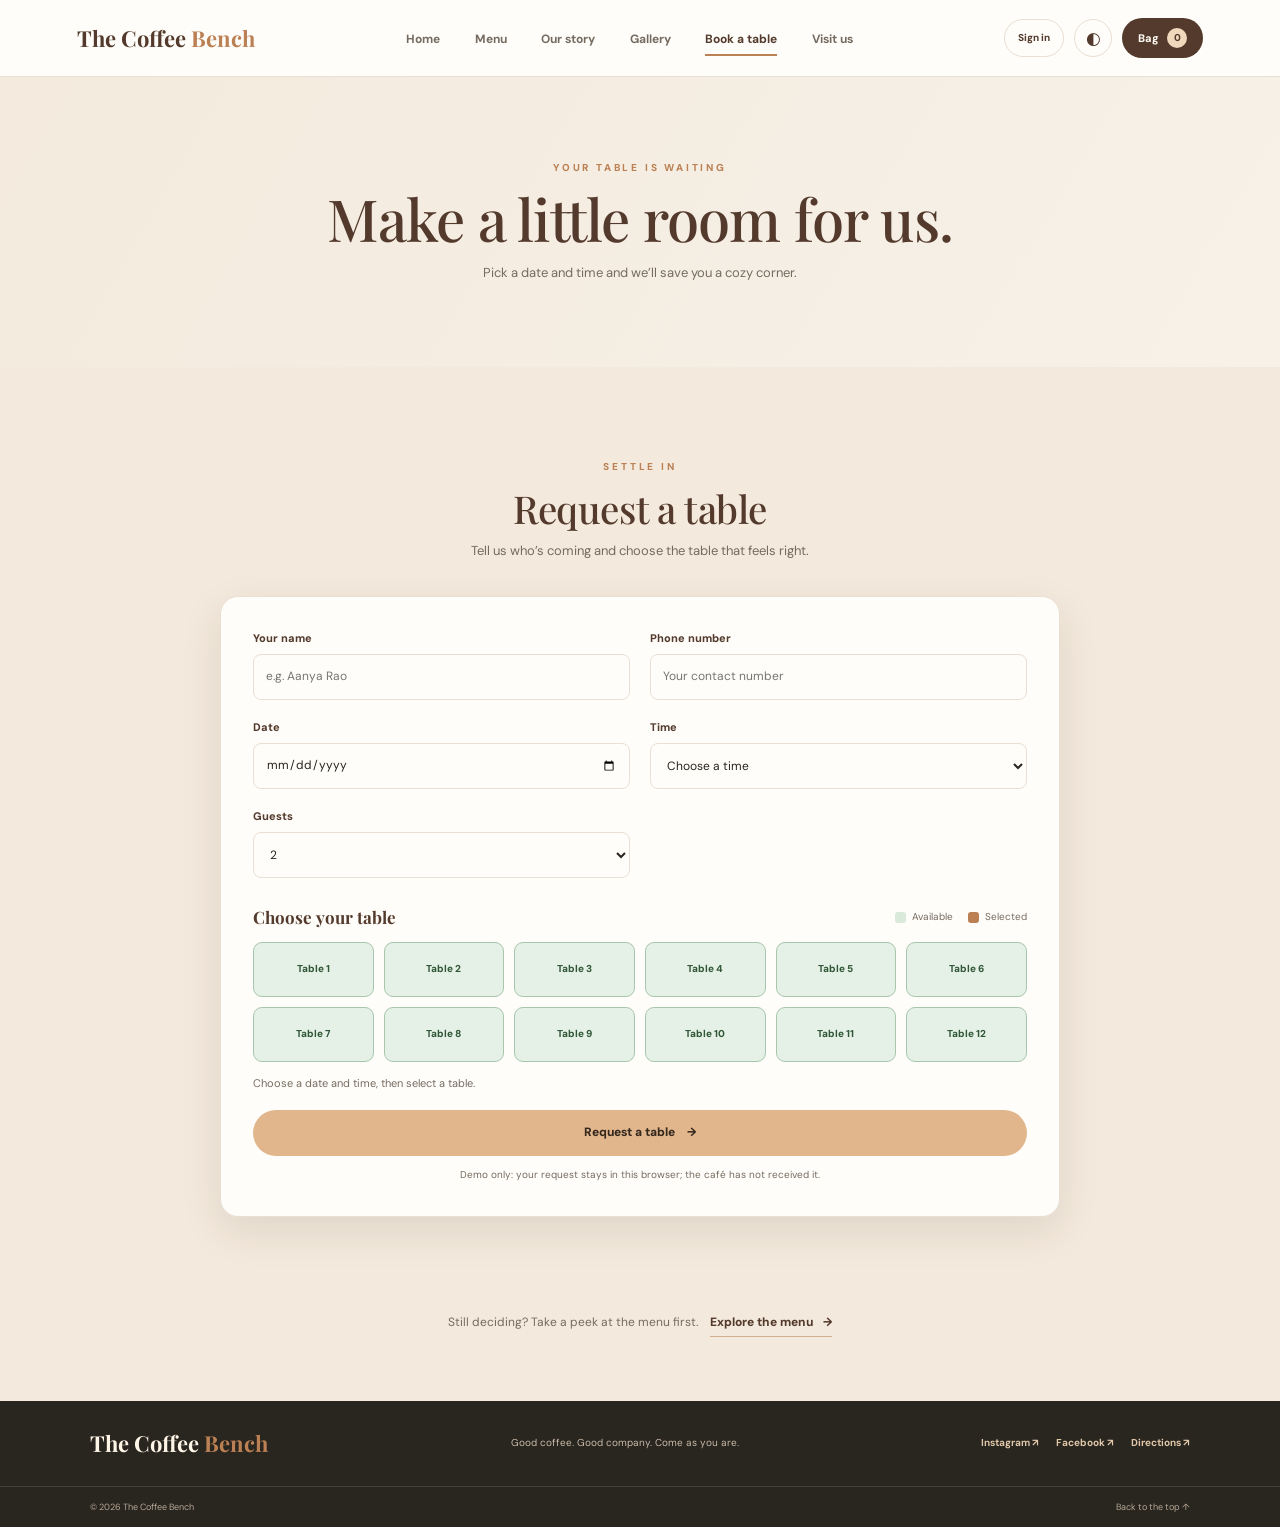
<file: booking.html>
<!doctype html>
<html lang="en">
<head>
  <meta charset="UTF-8"><meta name="viewport" content="width=device-width, initial-scale=1"><meta name="description" content="Request a table at The Coffee Bench."><meta name="theme-color" content="#f7f1e8"><meta property="og:type" content="website"><meta property="og:title" content="Book a Table | The Coffee Bench"><meta property="og:description" content="Pick a date and time and we’ll save you a cozy corner.">
  <link rel="icon" type="image/svg+xml" href="data:image/svg+xml,%3Csvg xmlns='http://www.w3.org/2000/svg' viewBox='0 0 64 64'%3E%3Crect width='64' height='64' rx='18' fill='%23533a2c'/%3E%3Cpath d='M16 25h29v14a12 12 0 0 1-12 12h-5a12 12 0 0 1-12-12V25Zm29 4h4a7 7 0 0 1 0 14h-6' fill='none' stroke='%23f7f1e8' stroke-width='4' stroke-linecap='round' stroke-linejoin='round'/%3E%3Cpath d='M23 18c-3-4 3-5 0-9m11 9c-3-4 3-5 0-9' fill='none' stroke='%23e2b68c' stroke-width='3' stroke-linecap='round'/%3E%3C/svg%3E">
  <title>Book a Table | The Coffee Bench</title><link rel="preconnect" href="https://fonts.googleapis.com"><link rel="preconnect" href="https://fonts.gstatic.com" crossorigin><link href="https://fonts.googleapis.com/css2?family=DM+Sans:wght@400;500;600;700&family=Playfair+Display:wght@500;600;700&display=swap" rel="stylesheet"><link rel="stylesheet" href="style.css"><script src="script.js" defer></script>
</head>
<body>
  <header class="site-header" id="top"><nav class="navbar" aria-label="Main navigation"><a class="brand" href="index.html">The Coffee <span>Bench</span></a><button class="nav-toggle" id="nav-toggle" type="button" aria-expanded="false" aria-controls="nav-links" aria-label="Open navigation"><span></span><span></span></button><ul class="nav-links" id="nav-links"><li><a href="index.html">Home</a></li><li><a href="menu.html">Menu</a></li><li><a href="index.html#story">Our story</a></li><li><a href="index.html#gallery">Gallery</a></li><li><a href="booking.html" aria-current="page">Book a table</a></li><li><a href="index.html#contact">Visit us</a></li></ul><div class="nav-actions"><button class="account-trigger" id="account-trigger" type="button">Sign in</button><button class="theme-toggle" id="theme-toggle" type="button" aria-label="Switch to dark mode" title="Toggle dark mode"><span aria-hidden="true">◐</span></button><a class="cart-link" href="order.html">Bag <span id="cart-count" aria-live="polite">0</span></a></div></nav></header>
  <main>
    <section class="page-hero booking-page-hero"><p class="eyebrow">Your table is waiting</p><h1>Make a little room for us.</h1><p>Pick a date and time and we’ll save you a cozy corner.</p></section>
    <section class="booking-section section" id="booking" aria-labelledby="booking-title"><div class="section-heading reveal"><p class="eyebrow">Settle in</p><h2 id="booking-title">Request a table</h2><p>Tell us who’s coming and choose the table that feels right.</p></div><form class="booking-form" id="booking-form"><div class="form-grid"><div class="form-group"><label for="booking-name">Your name</label><input id="booking-name" name="name" autocomplete="name" placeholder="e.g. Aanya Rao" required></div><div class="form-group"><label for="booking-phone">Phone number</label><input id="booking-phone" name="phone" type="tel" autocomplete="tel" inputmode="tel" placeholder="Your contact number" required></div><div class="form-group"><label for="booking-date">Date</label><input id="booking-date" name="date" type="date" required></div><div class="form-group"><label for="booking-time">Time</label><select id="booking-time" name="time" required><option value="">Choose a time</option><option>09:00 AM</option><option>10:00 AM</option><option>11:00 AM</option><option>12:00 PM</option><option>01:00 PM</option><option>02:00 PM</option><option>03:00 PM</option><option>04:00 PM</option><option>05:00 PM</option><option>06:00 PM</option><option>07:00 PM</option><option>08:00 PM</option></select></div><div class="form-group"><label for="guest-count">Guests</label><select id="guest-count" name="guests"><option>1</option><option selected>2</option><option>3</option><option>4</option><option>5</option><option>6</option></select></div></div><div class="table-picker"><div class="table-picker-heading"><h3>Choose your table</h3><span class="table-key"><i></i> Available</span><span class="table-key selected-key"><i></i> Selected</span></div><div class="table-grid" id="table-grid" role="group" aria-label="Choose one of 12 tables"></div><p class="table-selection" id="table-selection" aria-live="polite">Choose a date and time, then select a table.</p></div><button class="btn btn-primary form-submit" type="submit">Request a table <span aria-hidden="true">→</span></button><p class="demo-note">Demo only: your request stays in this browser; the café has not received it.</p></form><aside class="booking-summary" id="booking-summary" aria-live="polite" hidden></aside></section>
    <section class="booking-prompt"><p>Still deciding? Take a peek at the menu first.</p><a class="text-link" href="menu.html">Explore the menu <span aria-hidden="true">→</span></a></section>
  </main>
  <footer class="site-footer"><div class="footer-main"><a class="brand footer-brand" href="index.html">The Coffee <span>Bench</span></a><p>Good coffee. Good company. Come as you are.</p><div class="social-links"><a href="https://www.instagram.com/" target="_blank" rel="noopener noreferrer">Instagram ↗</a><a href="https://www.facebook.com/" target="_blank" rel="noopener noreferrer">Facebook ↗</a><a href="https://maps.google.com/?q=Indiranagar+Bengaluru" target="_blank" rel="noopener noreferrer">Directions ↗</a></div></div><div class="footer-bottom"><span>© 2026 The Coffee Bench</span><a href="#top">Back to the top ↑</a></div></footer><button class="back-to-top" id="back-to-top" type="button" aria-label="Back to top">↑</button><div class="toast" id="toast" role="status" aria-live="polite"></div>
</body>
</html>
</file>
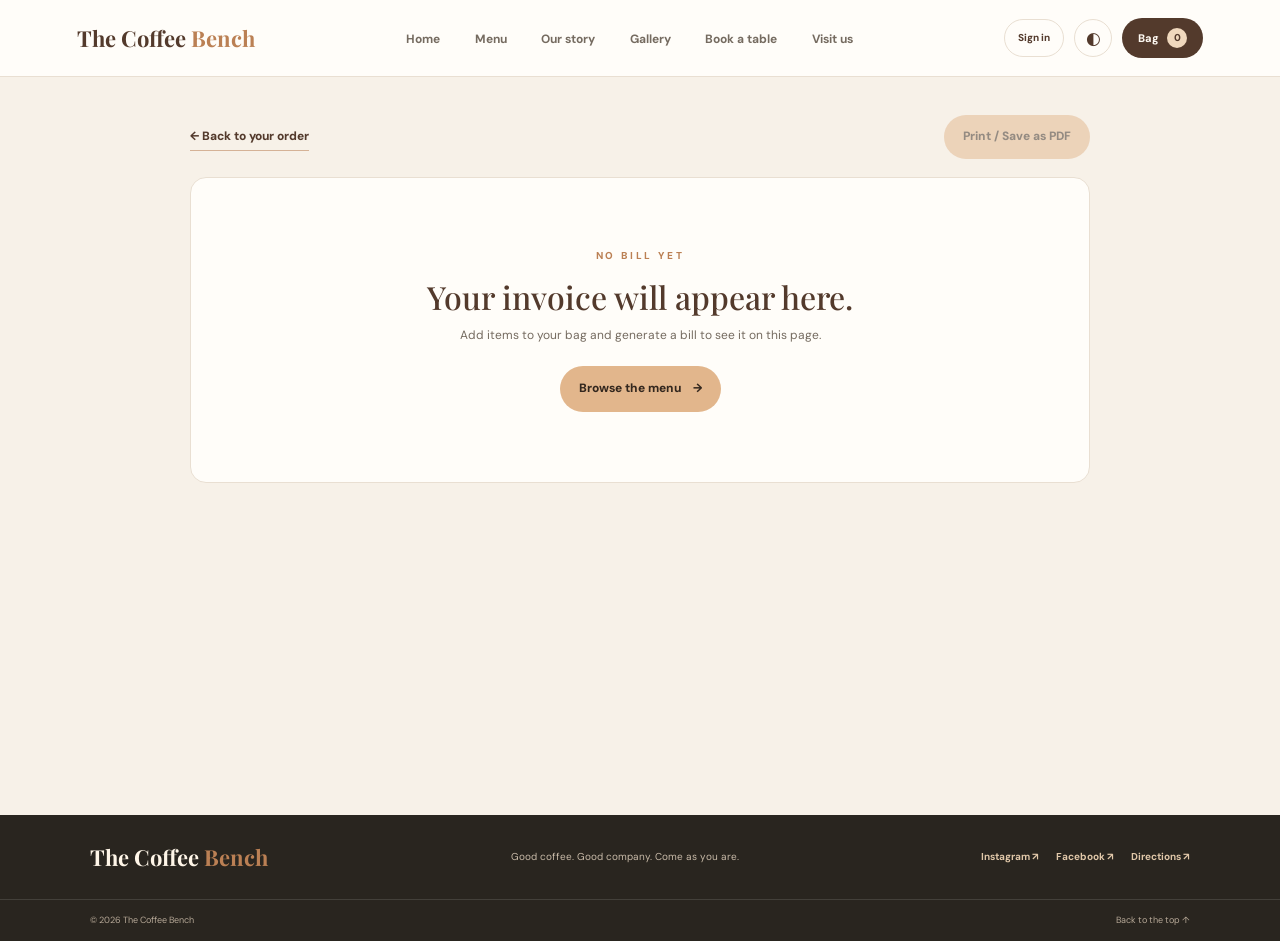
<file: invoice.html>
<!doctype html>
<html lang="en">
<head>
  <meta charset="UTF-8"><meta name="viewport" content="width=device-width, initial-scale=1"><meta name="description" content="View and print your Coffee Bench order bill."><meta name="theme-color" content="#f7f1e8"><meta property="og:type" content="website"><meta property="og:title" content="Order Bill | The Coffee Bench"><meta property="og:description" content="Your itemised Coffee Bench order bill.">
  <link rel="icon" type="image/svg+xml" href="data:image/svg+xml,%3Csvg xmlns='http://www.w3.org/2000/svg' viewBox='0 0 64 64'%3E%3Crect width='64' height='64' rx='18' fill='%23533a2c'/%3E%3Cpath d='M16 25h29v14a12 12 0 0 1-12 12h-5a12 12 0 0 1-12-12V25Zm29 4h4a7 7 0 0 1 0 14h-6' fill='none' stroke='%23f7f1e8' stroke-width='4' stroke-linecap='round' stroke-linejoin='round'/%3E%3Cpath d='M23 18c-3-4 3-5 0-9m11 9c-3-4 3-5 0-9' fill='none' stroke='%23e2b68c' stroke-width='3' stroke-linecap='round'/%3E%3C/svg%3E">
  <title>Order Bill | The Coffee Bench</title><link rel="preconnect" href="https://fonts.googleapis.com"><link rel="preconnect" href="https://fonts.gstatic.com" crossorigin><link href="https://fonts.googleapis.com/css2?family=DM+Sans:wght@400;500;600;700&family=Playfair+Display:wght@500;600;700&display=swap" rel="stylesheet"><link rel="stylesheet" href="style.css"><script src="script.js" defer></script>
</head>
<body class="invoice-page">
  <header class="site-header no-print"><nav class="navbar" aria-label="Main navigation"><a class="brand" href="index.html">The Coffee <span>Bench</span></a><button class="nav-toggle" id="nav-toggle" type="button" aria-expanded="false" aria-controls="nav-links" aria-label="Open navigation"><span></span><span></span></button><ul class="nav-links" id="nav-links"><li><a href="index.html">Home</a></li><li><a href="menu.html">Menu</a></li><li><a href="index.html#story">Our story</a></li><li><a href="index.html#gallery">Gallery</a></li><li><a href="booking.html">Book a table</a></li><li><a href="index.html#contact">Visit us</a></li></ul><div class="nav-actions"><button class="account-trigger" id="account-trigger" type="button">Sign in</button><button class="theme-toggle" id="theme-toggle" type="button" aria-label="Switch to dark mode" title="Toggle dark mode"><span aria-hidden="true">◐</span></button><a class="cart-link" href="order.html">Bag <span id="cart-count" aria-live="polite">0</span></a></div></nav></header>
  <main class="invoice-main">
    <div class="invoice-toolbar no-print"><a class="text-link" href="order.html">← Back to your order</a><button id="print-invoice" type="button" class="btn btn-primary" disabled>Print / Save as PDF</button></div>
    <div class="invoice-empty" id="invoice-empty" hidden><p class="eyebrow">No bill yet</p><h1>Your invoice will appear here.</h1><p>Add items to your bag and generate a bill to see it on this page.</p><a class="btn btn-primary" href="menu.html">Browse the menu <span aria-hidden="true">→</span></a></div>
    <article class="invoice-document" id="invoice-document" aria-labelledby="invoice-title" hidden>
      <div class="invoice-topline"></div>
      <div class="invoice-document-inner">
        <div class="invoice-brand-row"><div><a class="brand" href="index.html">The Coffee <span>Bench</span></a><p class="invoice-address">Indiranagar, Bengaluru · hello@thecoffeebench.example</p></div><div class="invoice-label"><p class="eyebrow">Your order summary</p><h1 id="invoice-title">Order bill</h1><span class="invoice-status">Demo preview · Not paid</span></div></div>
        <div class="invoice-meta"><div><span>Bill reference</span><strong id="invoice-number"></strong></div><div><span>Created</span><strong id="invoice-date"></strong></div><div><span>Prepared for</span><strong id="invoice-customer"></strong><small id="invoice-phone"></small><small id="invoice-email"></small></div><div><span>Order type</span><strong id="invoice-mode"></strong></div></div>
        <div class="invoice-items-wrap"><table class="invoice-items"><thead><tr><th>Item</th><th>Qty</th><th>Unit price</th><th class="align-right">Amount</th></tr></thead><tbody id="invoice-lines"></tbody></table></div>
        <div class="invoice-bottom"><div class="invoice-note-block"><span>Kitchen note</span><p id="invoice-instructions">No special instructions.</p><div class="payment-state"><span class="payment-dot"></span>Payment not collected in this demo</div></div><div class="invoice-totals"><div><span>Subtotal</span><strong id="invoice-subtotal"></strong></div><div class="invoice-discount" id="invoice-discount-row" hidden><span>Promo discount</span><strong id="invoice-discount"></strong></div><div><span>Estimated tax <small>(5%)</small></span><strong id="invoice-tax"></strong></div><div class="invoice-grand-total"><span>Total due</span><strong id="invoice-total"></strong></div></div></div>
        <div class="invoice-footnote"><strong>Thank you for stopping by.</strong><span>This is a frontend demo bill, not a tax invoice or proof of payment. Tax is illustrative and must be verified before launch.</span></div>
      </div>
    </article>
    <div class="invoice-after no-print" id="invoice-after" hidden><a href="menu.html" class="text-link">Order something else <span aria-hidden="true">→</span></a><a href="index.html" class="text-link">Back to The Coffee Bench <span aria-hidden="true">→</span></a></div>
  </main>
  <footer class="site-footer no-print"><div class="footer-main"><a class="brand footer-brand" href="index.html">The Coffee <span>Bench</span></a><p>Good coffee. Good company. Come as you are.</p><div class="social-links"><a href="https://www.instagram.com/" target="_blank" rel="noopener noreferrer">Instagram ↗</a><a href="https://www.facebook.com/" target="_blank" rel="noopener noreferrer">Facebook ↗</a><a href="https://maps.google.com/?q=Indiranagar+Bengaluru" target="_blank" rel="noopener noreferrer">Directions ↗</a></div></div><div class="footer-bottom"><span>© 2026 The Coffee Bench</span><a href="#top">Back to the top ↑</a></div></footer><button class="back-to-top no-print" id="back-to-top" type="button" aria-label="Back to top">↑</button>
</body>
</html>
</file>
<file: style.css>
:root {
  color-scheme: light;
  --cream: #f7f1e8;
  --paper: #fffdf9;
  --white: #fffdf9;
  --brown: #533a2c;
  --dark: #29241f;
  --muted: #756b60;
  --caramel: #bb8054;
  --sage: #75806a;
  --border: #e9dfd2;
  --field: #fffdf9;
  --soft: #f3e9dc;
  --shadow: 0 14px 40px rgba(61, 40, 25, .10);
  --serif: "Playfair Display", Georgia, serif;
  --sans: "DM Sans", Arial, sans-serif;
}

html[data-theme="dark"] {
  color-scheme: dark;
  --cream: #201e1a;
  --paper: #2b2823;
  --white: #2b2823;
  --brown: #ead6bf;
  --dark: #f4eadc;
  --muted: #c4b8a8;
  --caramel: #d4a47b;
  --sage: #a7b397;
  --border: #484137;
  --field: #25221e;
  --soft: #353027;
  --shadow: 0 14px 40px rgba(0, 0, 0, .24);
}

* { box-sizing: border-box; }
html { scroll-behavior: smooth; scroll-padding-top: 90px; }
body { margin: 0; color: var(--dark); background: var(--cream); font-family: var(--sans); line-height: 1.65; transition: background .25s ease, color .25s ease; }
img { display: block; max-width: 100%; }
a { color: inherit; text-decoration: none; }
button, input, select, textarea { font: inherit; }
button { cursor: pointer; }
button:focus-visible, a:focus-visible, input:focus-visible, select:focus-visible, textarea:focus-visible { outline: 3px solid var(--caramel); outline-offset: 3px; }
.site-header { position: sticky; z-index: 20; top: 0; background: var(--paper); border-bottom: 1px solid var(--border); transition: background .25s ease; }
.navbar { max-width: 1440px; min-height: 76px; margin: auto; padding: 12px 6%; display: flex; align-items: center; justify-content: space-between; gap: 28px; }
.brand { color: var(--brown); font: 700 22px/1.1 var(--serif); white-space: nowrap; }
.brand span { color: var(--caramel); }
.nav-links { display: flex; align-items: center; gap: clamp(16px, 2.7vw, 36px); list-style: none; margin: 0; padding: 0; }
.nav-links a { position: relative; color: var(--muted); font-size: 12px; font-weight: 700; transition: color .2s ease; }
.nav-links a:hover, .nav-links a.active { color: var(--brown); }
.nav-links a[aria-current] { color: var(--brown); }
.nav-links a[aria-current]:after { position: absolute; content: ""; height: 2px; left: 0; right: 0; bottom: -9px; background: var(--caramel); }
.nav-links a.active:after { position: absolute; content: ""; height: 2px; left: 0; right: 0; bottom: -9px; background: var(--caramel); }
.nav-actions { display: flex; align-items: center; gap: 10px; }
.theme-toggle { display: grid; place-items: center; width: 38px; height: 38px; border: 1px solid var(--border); border-radius: 50%; color: var(--brown); background: transparent; font-size: 17px; }
.cart-link { display: inline-flex; gap: 8px; align-items: center; padding: 10px 16px; border-radius: 30px; color: #fffaf3; background: #533a2c; font-size: 11px; font-weight: 800; }
.cart-link span { display: grid; place-items: center; width: 20px; height: 20px; border-radius: 50%; color: var(--brown); background: #f0d8bd; font-size: 10px; }
.nav-toggle { display: none; }
.hero { min-height: 560px; position: relative; display: flex; align-items: center; overflow: hidden; padding: 82px 10%; color: #fffaf2; background: linear-gradient(90deg, rgba(32, 25, 19, .94) 0%, rgba(41, 31, 23, .82) 43%, rgba(40, 30, 23, .12) 100%), url("https://images.unsplash.com/photo-1445116572660-236099ec97a0?auto=format&fit=crop&w=2000&q=88") center 52% / cover no-repeat; }
.hero-content { position: relative; z-index: 1; max-width: 590px; }
.eyebrow { color: var(--caramel); margin: 0 0 12px; text-transform: uppercase; letter-spacing: 2.8px; font-size: 10px; line-height: 1.5; font-weight: 800; }
h1, h2, h3, p { margin-top: 0; }
h1, h2, h3 { color: var(--brown); }
.hero h1 { color: #fffaf2; margin: 0 0 18px; font: 500 clamp(48px, 6vw, 76px)/1.02 var(--serif); letter-spacing: -1.7px; }
.hero-content > p:not(.eyebrow) { max-width: 410px; color: rgba(255,250,242,.82); font-size: 15px; margin: 0 0 28px; }
.hero .eyebrow { color: #e5c3a1; }
.hero-actions { display: flex; align-items: center; gap: 22px; }
.btn { display: inline-flex; align-items: center; justify-content: center; gap: 12px; min-height: 46px; border: 0; border-radius: 99px; padding: 12px 19px; font-size: 12px; font-weight: 800; transition: transform .2s ease, background .2s ease; }
.btn:hover { transform: translateY(-2px); }
.btn-primary { color: #33271e; background: #e2b68c; }
.btn-primary:hover { background: #ebc9a7; }
.text-link { display: inline-flex; align-items: center; gap: 10px; color: var(--brown); font-size: 12px; font-weight: 800; border-bottom: 1px solid color-mix(in srgb, var(--caramel) 55%, transparent); padding: 4px 0; }
.hero .text-link { color: #fffaf2; border-color: rgba(255,250,242,.45); }
.hero-note { position: absolute; right: 8%; bottom: 11%; display: flex; align-items: center; gap: 10px; color: white; text-transform: uppercase; letter-spacing: 1.3px; font-size: 9px; font-weight: 700; }
.note-mark { display: grid; place-items: center; width: 38px; height: 38px; border: 1px solid rgba(255,255,255,.65); border-radius: 50%; color: #e2b68c; font-size: 22px; }
.perks { display: grid; grid-template-columns: repeat(3, 1fr); gap: 15px; padding: 22px 10%; background: var(--paper); border-bottom: 1px solid var(--border); }
.perks div { display: grid; text-align: center; }
.perks strong { color: var(--brown); font: 600 15px var(--serif); }
.perks span { color: var(--muted); font-size: 10px; }
.section { padding: 92px max(7%, calc((100% - 1260px) / 2)); }
.menu-section { background: var(--cream); }
.section-heading { display: flex; align-items: end; justify-content: space-between; gap: 24px; margin-bottom: 28px; }
.section-heading h2, .story-copy h2, .order-copy h2, .contact-copy h2 { margin: 0 0 10px; color: var(--brown); font: 500 clamp(30px, 3vw, 42px)/1.15 var(--serif); letter-spacing: -.4px; }
.section-heading > div > p:last-child, .section-heading > p:last-child { color: var(--muted); font-size: 13px; margin: 0; }
.menu-more { margin-bottom: 5px; }
.menu-toolbar { display: flex; align-items: center; justify-content: space-between; gap: 20px; margin-bottom: 22px; }
.filter-tabs { display: flex; flex-wrap: wrap; gap: 8px; }
.filter-tab { min-height: 38px; border: 1px solid var(--border); border-radius: 99px; padding: 8px 16px; color: var(--brown); background: transparent; font-size: 11px; font-weight: 750; transition: background .2s ease, color .2s ease; }
.filter-tab:hover, .filter-tab.is-active { color: #fffaf2; border-color: var(--brown); background: var(--brown); }
.menu-count { color: var(--muted); font-size: 11px; }
.menu-grid { display: grid; grid-template-columns: repeat(3, minmax(0,1fr)); gap: 22px; }
.menu-card { overflow: hidden; min-width: 0; border: 1px solid color-mix(in srgb, var(--border) 75%, transparent); border-radius: 15px; background: var(--paper); box-shadow: 0 5px 20px rgba(48,35,29,.035); transition: transform .22s ease, box-shadow .22s ease, background .2s ease; }
.menu-card:hover { transform: translateY(-4px); box-shadow: var(--shadow); }
.menu-card[hidden] { display: none; }
.menu-photo-wrap { position: relative; height: 205px; overflow: hidden; background: var(--soft); }
.menu-photo { width: 100%; height: 100%; object-fit: cover; transition: transform .45s ease; }
.menu-card:hover .menu-photo { transform: scale(1.04); }
.menu-tag { position: absolute; top: 13px; left: 13px; padding: 6px 10px; border-radius: 30px; color: var(--brown); background: color-mix(in srgb, var(--paper) 92%, transparent); text-transform: uppercase; letter-spacing: 1px; font-size: 8px; font-weight: 800; }
.menu-card-body { padding: 17px 18px 18px; }
.menu-card h3 { margin: 0 0 7px; font: 700 17px/1.3 var(--serif); }
.menu-description { min-height: 40px; color: var(--muted); font-size: 11px; line-height: 1.6; margin: 0 0 15px; }
.menu-card-bottom { display: flex; align-items: center; justify-content: space-between; gap: 10px; }
.menu-price { color: var(--brown); font-size: 14px; font-weight: 800; }
.add-button { min-height: 37px; border: 0; border-radius: 99px; padding: 9px 14px; color: #fffaf2; background: var(--sage); font-size: 10px; font-weight: 800; transition: filter .2s ease, transform .2s ease; }
.add-button:hover { filter: brightness(1.08); transform: translateY(-1px); }
.add-button.is-added { color: #24412b; background: #d9eadb; }
.story-section { display: grid; grid-template-columns: 1fr .85fr; align-items: center; gap: clamp(36px, 7vw, 100px); background: var(--paper); }
.story-image { position: relative; min-height: 400px; }
.story-image:after { position: absolute; content: ""; inset: 18px -18px -18px 18px; z-index: 0; border: 1px solid var(--caramel); border-radius: 13px; }
.story-image img { position: relative; z-index: 1; width: 100%; height: 400px; object-fit: cover; border-radius: 12px; }
.story-copy p:not(.eyebrow) { color: var(--muted); font-size: 13px; margin: 0 0 20px; }
.story-copy .text-link { margin-top: 6px; }
.gallery-section { background: var(--cream); }
.gallery-section .section-heading { display: block; text-align: center; }
.gallery-grid { display: grid; grid-template-columns: 1.15fr 1fr 1fr; gap: 16px; }
.gallery-grid img { width: 100%; height: 260px; object-fit: cover; border-radius: 12px; box-shadow: var(--shadow); }
.gallery-grid img:first-child { height: 310px; }
.booking-section { background: var(--soft); }
.booking-section > .section-heading { display: block; text-align: center; margin: 0 auto 34px; }
.booking-form { max-width: 840px; margin: 0 auto; padding: 32px; border: 1px solid var(--border); border-radius: 18px; background: var(--paper); box-shadow: var(--shadow); }
.form-grid { display: grid; grid-template-columns: repeat(2,minmax(0,1fr)); gap: 18px 20px; }
.form-group label, .instructions-label { display: flex; justify-content: space-between; margin-bottom: 7px; color: var(--brown); font-size: 11px; font-weight: 800; }
.form-group input, .form-group select, .promo-entry input, .order-copy textarea { width: 100%; min-height: 46px; padding: 10px 12px; border: 1px solid var(--border); border-radius: 8px; color: var(--dark); background: var(--field); font-size: 12px; }
.table-picker { margin-top: 28px; }
.table-picker-heading { display: flex; align-items: center; flex-wrap: wrap; gap: 15px; margin-bottom: 14px; }
.table-picker-heading h3 { margin: 0 auto 0 0; font: 700 17px var(--serif); }
.table-key { display: inline-flex; align-items: center; gap: 6px; color: var(--muted); font-size: 10px; }
.table-key i { width: 11px; height: 11px; border-radius: 3px; background: #d9eadb; }
.selected-key i { background: var(--caramel); }
.table-grid { display: grid; grid-template-columns: repeat(6,minmax(0,1fr)); gap: 10px; }
.table-option { min-height: 55px; border: 1px solid #a8c6ac; border-radius: 9px; color: #315738; background: #e5f1e6; font-size: 10px; font-weight: 800; transition: background .2s ease, transform .2s ease; }
.table-option:hover:not(:disabled) { transform: translateY(-1px); border-color: var(--sage); }
.table-option.is-selected { border-color: var(--brown); color: white; background: var(--caramel); }
.table-option:disabled { cursor: not-allowed; filter: grayscale(1); opacity: .6; }
.table-selection { min-height: 22px; margin: 12px 0 14px; color: var(--muted); font-size: 11px; }
.form-submit { width: 100%; }
.demo-note { margin: 11px 0 0; color: var(--muted); text-align: center; font-size: 10px; }
.booking-summary { max-width: 840px; margin: 22px auto 0; padding: 24px; border: 1px solid color-mix(in srgb, var(--sage) 35%, var(--border)); border-radius: 14px; background: color-mix(in srgb, var(--sage) 9%, var(--paper)); }
.booking-summary[hidden] { display: none; }
.booking-summary h3 { margin: 0 0 6px; font: 700 21px var(--serif); }
.booking-summary p { margin: 4px 0; color: var(--muted); font-size: 12px; }
.booking-summary { position: relative; overflow: hidden; padding: 28px; }
.booking-summary:before { position: absolute; content: ""; top: -50px; right: -30px; width: 150px; height: 150px; border-radius: 50%; background: color-mix(in srgb, var(--sage) 12%, transparent); }
.booking-status-heading { position: relative; display: flex; align-items: center; gap: 15px; padding-bottom: 20px; border-bottom: 1px solid var(--border); }
.booking-status-icon { display: grid; place-items: center; flex: 0 0 48px; width: 48px; height: 48px; border: 1px solid color-mix(in srgb, var(--sage) 30%, var(--border)); border-radius: 50%; color: var(--sage); background: color-mix(in srgb, var(--sage) 10%, var(--paper)); font-size: 20px; }
.booking-status-heading .eyebrow { margin: 0 0 3px; }
.booking-status-heading h3 { margin: 0 0 7px; font: 600 23px var(--serif); }
.booking-state { display: inline-flex; align-items: center; gap: 7px; padding: 5px 9px; border: 1px solid color-mix(in srgb, var(--caramel) 30%, var(--border)); border-radius: 99px; color: var(--brown); background: color-mix(in srgb, var(--caramel) 10%, var(--paper)); font-size: 9px; font-weight: 800; }
.booking-state i { width: 7px; height: 7px; border-radius: 50%; background: var(--caramel); box-shadow: 0 0 0 3px color-mix(in srgb, var(--caramel) 18%, transparent); }
.booking-reference { display: flex; justify-content: space-between; gap: 15px; padding: 14px 0; border-bottom: 1px dashed var(--border); color: var(--muted); font-size: 10px; }
.booking-reference strong { color: var(--brown); letter-spacing: 1px; }
.booking-detail-grid { display: grid; grid-template-columns: repeat(2,minmax(0,1fr)); gap: 17px 24px; padding: 19px 0; }
.booking-detail-grid span, .booking-detail-grid strong { display: block; }
.booking-detail-grid span { margin-bottom: 3px; color: var(--muted); font-size: 9px; text-transform: uppercase; letter-spacing: 1px; }
.booking-detail-grid strong { color: var(--brown); font-size: 11px; }
.booking-steps { display: grid; grid-template-columns: repeat(3,1fr); gap: 9px; padding: 16px 0 8px; border-top: 1px solid var(--border); }
.booking-steps > div { display: flex; align-items: center; gap: 7px; color: var(--muted); font-size: 9px; }
.booking-steps b { display: grid; place-items: center; flex: 0 0 22px; width: 22px; height: 22px; border: 1px solid var(--border); border-radius: 50%; font-size: 9px; }
.booking-steps .is-complete b { border-color: var(--sage); color: white; background: var(--sage); }
.booking-steps .is-current { color: var(--brown); font-weight: 800; }
.booking-steps .is-current b { border-color: var(--caramel); color: var(--brown); background: color-mix(in srgb, var(--caramel) 20%, var(--paper)); }
.booking-summary .booking-demo-note { margin: 13px 0 0; padding-top: 12px; border-top: 1px solid var(--border); color: var(--muted); font-size: 9px; line-height: 1.6; }
.testimonial-section { background: var(--paper); }
.testimonial-section .section-heading { display: block; text-align: center; }
.testimonial-grid { display: grid; grid-template-columns: repeat(3,minmax(0,1fr)); gap: 18px; }
.review-card { min-height: 240px; display: flex; flex-direction: column; padding: 24px; border: 1px solid var(--border); border-radius: 14px; background: var(--cream); }
.stars { color: var(--caramel); letter-spacing: 3px; font-size: 12px; }
.review-card blockquote { flex: 1; margin: 16px 0 23px; color: var(--brown); font: italic 16px/1.55 var(--serif); }
.review-author { display: flex; align-items: center; gap: 10px; }
.avatar { display: grid; place-items: center; width: 35px; height: 35px; border-radius: 50%; color: #65442f; background: #e8d2b9; font-size: 10px; font-weight: 800; }
.avatar-sage { color: #425443; background: #dbe2d2; }
.avatar-rose { color: #704a48; background: #ead2cb; }
.review-author strong, .review-author small { display: block; }
.review-author strong { color: var(--brown); font-size: 10px; }
.review-author small { color: var(--muted); font-size: 9px; }
.order-section { display: grid; grid-template-columns: .85fr 1.15fr; align-items: start; gap: clamp(32px, 7vw, 88px); background: var(--cream); }
.order-copy > p:not(.eyebrow) { color: var(--muted); font-size: 12px; }
.order-mode { display: flex; gap: 8px; margin: 20px 0 22px; }
.mode-button { min-width: 112px; min-height: 40px; border: 1px solid var(--border); border-radius: 8px; color: var(--muted); background: var(--paper); font-size: 11px; font-weight: 750; }
.mode-button.is-selected { color: var(--brown); border-color: var(--caramel); background: var(--soft); }
.instructions-label span { color: var(--muted); font-weight: 500; }
.order-copy textarea { min-height: 96px; resize: vertical; }
.cart-section { padding: 27px; border: 1px solid var(--border); border-radius: 16px; background: var(--paper); box-shadow: 0 7px 25px rgba(48,35,29,.05); }
.cart-heading { display: flex; align-items: end; justify-content: space-between; padding-bottom: 14px; border-bottom: 1px solid var(--border); }
.cart-heading .eyebrow { margin-bottom: 4px; }
.cart-heading h2 { margin: 0; color: var(--brown); font: 500 27px var(--serif); }
.bag-count { color: var(--muted); font-size: 10px; }
.empty-cart { padding: 20px 0; color: var(--muted); text-align: center; font-size: 11px; }
.cart-row { display: grid; grid-template-columns: minmax(0,1fr) auto; align-items: center; gap: 12px; padding: 14px 0; border-bottom: 1px solid var(--border); }
.cart-item-name { color: var(--brown); font-size: 12px; font-weight: 800; }
.cart-item-price { margin: 3px 0 0; color: var(--muted); font-size: 10px; }
.cart-actions { display: flex; align-items: center; gap: 7px; }
.quantity-btn { width: 29px; height: 29px; border: 1px solid var(--border); border-radius: 50%; color: var(--brown); background: var(--cream); font-weight: 800; }
.quantity-value { min-width: 15px; color: var(--dark); text-align: center; font-size: 11px; font-weight: 800; }
.remove-btn { border: 0; color: #a13c30; background: transparent; font-size: 10px; }
.promo-row { padding: 17px 0 12px; border-bottom: 1px solid var(--border); }
.promo-row > label { display: block; margin-bottom: 6px; color: var(--brown); font-size: 10px; font-weight: 800; }
.promo-entry { display: flex; gap: 7px; }
.promo-entry input { min-height: 38px; font-size: 11px; }
.promo-entry button { min-width: 72px; border: 1px solid var(--brown); border-radius: 8px; color: var(--brown); background: transparent; font-size: 10px; font-weight: 800; }
.promo-message { min-height: 16px; margin: 6px 0 0; color: var(--sage); font-size: 9px; }
.promo-message.error { color: #a13c30; }
.cart-totals { padding: 10px 0; }
.cart-totals > div { display: flex; justify-content: space-between; gap: 12px; margin: 9px 0; color: var(--muted); font-size: 11px; }
.cart-totals strong { color: var(--brown); }
.cart-totals .discount-line strong { color: var(--sage); }
.cart-totals .grand-total { padding-top: 13px; border-top: 1px solid var(--border); color: var(--brown); font-size: 14px; font-weight: 800; }
.cart-totals .grand-total strong { color: var(--caramel); font-size: 17px; }
.checkout-button { width: 100%; }
.contact-section { display: grid; grid-template-columns: .9fr 1.1fr; align-items: center; gap: clamp(32px, 7vw, 90px); background: var(--soft); }
.contact-intro { max-width: 370px; margin: 0 0 24px; color: var(--muted); font-size: 12px; }
.contact-detail { display: flex; align-items: flex-start; gap: 12px; margin: 17px 0; }
.detail-icon { display: grid; place-items: center; width: 32px; height: 32px; flex: 0 0 32px; border: 1px solid var(--border); border-radius: 50%; color: var(--caramel); font-size: 14px; }
.contact-detail p, .contact-detail strong, .contact-detail span, .contact-detail a { display: block; margin: 0; }
.contact-detail strong { color: var(--brown); font-size: 11px; }
.contact-detail span, .contact-detail a { color: var(--muted); font-size: 10px; }
.contact-copy > .text-link { margin-top: 7px; }
.map-frame { position: relative; min-height: 350px; overflow: hidden; border-radius: 14px; background: var(--paper); box-shadow: var(--shadow); }
.map-frame iframe { width: 100%; height: 350px; border: 0; filter: saturate(.75); }
.map-caption { position: absolute; bottom: 12px; left: 12px; padding: 8px 11px; border-radius: 7px; color: var(--brown); background: var(--paper); box-shadow: 0 4px 15px rgba(0,0,0,.12); font-size: 10px; font-weight: 800; }
.site-footer { color: #f6ede2; background: #29251f; }
.footer-main { display: flex; align-items: center; justify-content: space-between; gap: 20px; padding: 30px 7%; }
.footer-brand { color: #fff6e8; }
.footer-main p { margin: 0; color: #c9bba9; font-size: 10px; }
.social-links { display: flex; gap: 17px; }
.social-links a { color: #e1c8a9; font-size: 10px; font-weight: 700; }
.footer-bottom { display: flex; justify-content: space-between; padding: 13px 7%; border-top: 1px solid rgba(255,255,255,.12); color: #b6a897; font-size: 9px; }
.back-to-top { position: fixed; z-index: 15; right: 22px; bottom: 22px; width: 42px; height: 42px; border: 0; border-radius: 50%; color: #fffaf2; background: var(--brown); box-shadow: var(--shadow); font-size: 19px; opacity: 0; visibility: hidden; transform: translateY(8px); transition: opacity .2s ease, transform .2s ease, visibility .2s ease; }
.back-to-top.is-visible { opacity: 1; visibility: visible; transform: translateY(0); }
.toast { position: fixed; z-index: 30; right: 22px; bottom: 76px; max-width: min(360px, calc(100vw - 36px)); padding: 13px 17px; border-radius: 10px; color: #fffaf2; background: #33271e; box-shadow: var(--shadow); font-size: 11px; font-weight: 700; opacity: 0; visibility: hidden; transform: translateY(8px); transition: opacity .2s ease, transform .2s ease, visibility .2s ease; }
.toast.is-visible { opacity: 1; visibility: visible; transform: translateY(0); }
.reveal { opacity: 0; transform: translateY(16px); transition: opacity .65s ease, transform .65s ease; }
.reveal.is-visible { opacity: 1; transform: translateY(0); }

@media (max-width: 980px) {
  .navbar { gap: 18px; }
  .nav-links { gap: 17px; }
  .nav-links a { font-size: 11px; }
  .section { padding: 72px 6%; }
  .menu-grid { gap: 15px; }
  .menu-photo-wrap { height: 175px; }
  .order-section { gap: 35px; }
}
@media (max-width: 760px) {
  .navbar { min-height: 68px; padding: 11px 5%; flex-wrap: wrap; }
  .nav-toggle { display: flex; flex-direction: column; justify-content: center; gap: 5px; order: 2; width: 38px; height: 38px; border: 1px solid var(--border); border-radius: 50%; background: transparent; }
  .nav-toggle span { display: block; width: 14px; height: 1.5px; margin: 0 auto; background: var(--brown); }
  .nav-actions { order: 3; margin-left: auto; }
  .nav-links { display: none; order: 4; width: 100%; padding: 8px 0 12px; flex-wrap: wrap; gap: 11px 22px; }
  .nav-links.is-open { display: flex; }
  .nav-links a.active:after { bottom: -4px; }
  .hero { min-height: 500px; padding: 65px 8%; background-position: 61% center; }
  .hero-note { right: 6%; bottom: 7%; }
  .menu-grid { grid-template-columns: repeat(2,minmax(0,1fr)); }
  .story-section, .contact-section { grid-template-columns: 1fr; }
  .story-image, .story-image img { height: 330px; min-height: 330px; }
  .gallery-grid img, .gallery-grid img:first-child { height: 230px; }
  .story-copy { max-width: 550px; }
  .testimonial-grid { gap: 12px; }
  .review-card { padding: 18px; }
  .review-card blockquote { font-size: 14px; }
  .order-section { grid-template-columns: 1fr; }
  .order-copy { max-width: 600px; }
  .contact-section { gap: 28px; }
  .map-frame, .map-frame iframe { min-height: 300px; height: 300px; }
  .footer-main { flex-wrap: wrap; }
}
@media (max-width: 520px) {
  .brand { font-size: 19px; }
  .hero { min-height: 470px; padding: 54px 7%; background-position: 58% center; }
  .hero h1 { font-size: clamp(46px, 13vw, 62px); }
  .hero-content > p:not(.eyebrow) { max-width: 320px; font-size: 13px; }
  .hero-actions { align-items: flex-start; flex-direction: column; gap: 15px; }
  .hero-note { bottom: 5%; font-size: 8px; }
  .perks { padding: 16px 3%; gap: 5px; }
  .perks strong { font-size: 12px; }
  .perks span { font-size: 8px; }
  .section { padding: 58px 5%; }
  .section-heading { align-items: flex-start; }
  .section-heading h2, .story-copy h2, .order-copy h2, .contact-copy h2 { font-size: 31px; }
  .menu-more { display: none; }
  .menu-toolbar { display: block; }
  .filter-tabs { gap: 6px; }
  .filter-tab { min-height: 36px; padding: 7px 12px; font-size: 10px; }
  .menu-count { display: block; margin-top: 10px; }
  .menu-grid { gap: 10px; }
  .menu-photo-wrap { height: 130px; }
  .menu-card-body { padding: 12px; }
  .menu-card h3 { font-size: 14px; }
  .menu-description { min-height: 49px; font-size: 9px; }
  .menu-price { font-size: 12px; }
  .add-button { min-height: 34px; padding: 8px 10px; font-size: 9px; }
  .story-section { gap: 36px; }
  .story-image, .story-image img { height: 260px; min-height: 260px; }
  .gallery-grid { grid-template-columns: 1fr; gap: 10px; }
  .gallery-grid img, .gallery-grid img:first-child { height: 210px; }
  .booking-form { padding: 20px 15px; }
  .form-grid { grid-template-columns: 1fr; gap: 13px; }
  .table-grid { grid-template-columns: repeat(4,minmax(0,1fr)); gap: 7px; }
  .table-option { min-height: 48px; font-size: 9px; }
  .table-picker-heading { gap: 9px; }
  .table-picker-heading h3 { width: 100%; }
  .testimonial-grid { grid-template-columns: 1fr; }
  .review-card { min-height: 0; }
  .cart-section { padding: 20px 15px; }
  .cart-row { grid-template-columns: 1fr; }
  .cart-actions { justify-content: flex-start; }
  .footer-main { display: grid; grid-template-columns: 1fr; gap: 10px; padding: 25px 6%; }
  .social-links { flex-wrap: wrap; }
  .footer-bottom { padding: 12px 6%; }
  .back-to-top { right: 13px; bottom: 13px; }
  .toast { right: 12px; bottom: 64px; }
}
@media (prefers-reduced-motion: reduce) {
  *, *::before, *::after { scroll-behavior: auto !important; animation-duration: .01ms !important; animation-iteration-count: 1 !important; transition-duration: .01ms !important; }
  .reveal { opacity: 1; transform: none; }
}

/* Separate-page layouts */
.page-hero { min-height: 290px; display: flex; flex-direction: column; justify-content: center; align-items: center; padding: 48px 7%; text-align: center; background: linear-gradient(120deg, color-mix(in srgb, var(--soft) 88%, transparent), var(--cream)); }
.page-hero h1 { max-width: 760px; margin: 0 0 12px; color: var(--brown); font: 500 clamp(38px, 5vw, 58px)/1.08 var(--serif); letter-spacing: -.8px; }
.page-hero > p:last-child { max-width: 550px; margin: 0; color: var(--muted); font-size: 13px; }
.home-feature { display: grid; grid-template-columns: .85fr 1.15fr; align-items: center; gap: clamp(35px, 8vw, 110px); background: var(--cream); }
.home-feature-copy h2 { margin: 0 0 12px; color: var(--brown); font: 500 clamp(32px, 3.3vw, 44px)/1.13 var(--serif); }
.home-feature-copy > p:not(.eyebrow) { margin: 0 0 22px; color: var(--muted); font-size: 13px; }
.feature-photo img { width: 100%; height: 350px; object-fit: cover; border-radius: 14px; box-shadow: var(--shadow); }
.menu-order-cta { display: flex; align-items: center; justify-content: space-between; gap: 24px; margin-top: 38px; padding: 24px 28px; border-radius: 14px; background: var(--paper); }
.menu-order-cta h2 { margin: 0 0 4px; color: var(--brown); font: 500 24px var(--serif); }
.menu-order-cta p { margin: 0; color: var(--muted); font-size: 11px; }
.booking-prompt { display: flex; align-items: center; justify-content: center; gap: 12px; padding: 0 6% 64px; background: var(--soft); }
.booking-prompt p { margin: 0; color: var(--muted); font-size: 12px; }
.order-page-hero { min-height: 250px; }
.order-page-layout { display: grid; grid-template-columns: .82fr 1.18fr; align-items: start; gap: clamp(30px, 6vw, 80px); max-width: 1120px; margin: 0 auto; }
.order-page-section { background: var(--cream); }
.order-preferences { padding-top: 8px; }
.order-photo { margin-top: 30px; }
.order-photo img { width: 100%; height: 190px; object-fit: cover; border-radius: 12px; }
.order-photo p { margin: 8px 0 0; color: var(--muted); font-size: 10px; }
.order-cart { width: 100%; }
.add-more-link { margin: 0 0 14px; }
.empty-cart a { color: var(--brown); font-weight: 800; }
.customer-fields { margin-top: 22px; padding-top: 17px; border-top: 1px solid var(--border); }
.customer-fields-title { margin: 0 0 12px !important; color: var(--brown) !important; font-size: 11px !important; font-weight: 800; }
.customer-fields .form-group { margin-top: 12px; }
.customer-fields .form-group input { width: 100%; min-height: 44px; padding: 10px 12px; border: 1px solid var(--border); border-radius: 8px; color: var(--dark); background: var(--field); font-size: 12px; }

/* Generated demo bill and print-to-PDF layout */
.invoice-main { width: min(100% - 36px, 900px); min-height: 70vh; margin: 38px auto 70px; }
.invoice-toolbar { display: flex; justify-content: space-between; align-items: center; gap: 16px; margin: 0 0 18px; }
.invoice-toolbar .btn { min-height: 40px; }
.invoice-toolbar button:disabled { opacity: .5; cursor: not-allowed; }
.invoice-empty { padding: 70px 25px; border: 1px solid var(--border); border-radius: 16px; background: var(--paper); text-align: center; }
.invoice-empty h1 { margin: 0 0 8px; color: var(--brown); font: 500 32px var(--serif); }
.invoice-empty > p:not(.eyebrow) { margin: 0 auto 20px; color: var(--muted); font-size: 12px; }
.invoice-document { overflow: hidden; border: 1px solid var(--border); border-radius: 15px; background: var(--paper); box-shadow: var(--shadow); }
.invoice-document[hidden], .invoice-empty[hidden], .invoice-after[hidden] { display: none; }
.invoice-topline { height: 7px; background: linear-gradient(90deg, #829078, #c38a60 54%, #e5caa9); }
.invoice-document-inner { padding: clamp(22px, 5vw, 52px); }
.invoice-brand-row { display: flex; justify-content: space-between; align-items: flex-start; gap: 20px; padding-bottom: 26px; border-bottom: 1px solid var(--border); }
.invoice-address { margin: 9px 0 0; color: var(--muted); font-size: 10px; }
.invoice-label { text-align: right; }
.invoice-label .eyebrow { margin-bottom: 4px; }
.invoice-label h1 { margin: 0 0 8px; color: var(--brown); font: 500 32px var(--serif); }
.invoice-status { display: inline-block; padding: 6px 9px; border-radius: 99px; color: #755335; background: #f3e7d9; text-transform: uppercase; letter-spacing: .7px; font-size: 8px; font-weight: 800; }
.invoice-meta { display: grid; grid-template-columns: repeat(3,minmax(0,1fr)); gap: 14px; padding: 21px 0; border-bottom: 1px solid var(--border); }
.invoice-meta > div > span, .invoice-meta strong, .invoice-meta small { display: block; }
.invoice-meta > div > span { margin-bottom: 5px; color: var(--muted); font-size: 8px; text-transform: uppercase; letter-spacing: 1px; }
.invoice-meta strong { overflow-wrap: anywhere; color: var(--brown); font-size: 10px; }
.invoice-meta small { margin-top: 3px; color: var(--muted); font-size: 9px; }
.invoice-items-wrap { padding: 16px 0; border-bottom: 1px solid var(--border); }
.invoice-items { width: 100%; border-collapse: collapse; text-align: left; }
.invoice-items th { padding: 9px 7px; border-bottom: 1px solid var(--border); color: var(--muted); text-transform: uppercase; letter-spacing: .8px; font-size: 8px; }
.invoice-items td, .invoice-items tbody th { padding: 12px 7px; border-bottom: 1px solid color-mix(in srgb, var(--border) 65%, transparent); color: var(--brown); font-size: 10px; }
.invoice-items tbody th { text-transform: none; letter-spacing: 0; font-weight: 700; }
.invoice-items .align-right { text-align: right; }
.invoice-bottom { display: grid; grid-template-columns: 1fr minmax(220px,.78fr); gap: 30px; padding: 21px 0; }
.invoice-note-block > span { color: var(--muted); text-transform: uppercase; letter-spacing: .8px; font-size: 8px; font-weight: 800; }
.invoice-note-block > p { min-height: 38px; margin: 6px 0 15px; color: var(--brown); font-size: 10px; white-space: pre-wrap; overflow-wrap: anywhere; }
.payment-state { display: inline-flex; align-items: center; gap: 7px; color: var(--muted); font-size: 9px; }
.payment-dot { width: 7px; height: 7px; border-radius: 50%; background: var(--caramel); }
.invoice-totals > div { display: flex; justify-content: space-between; gap: 14px; margin: 9px 0; color: var(--muted); font-size: 10px; }
.invoice-totals strong { color: var(--brown); }
.invoice-totals small { font-size: 8px; }
.invoice-discount strong { color: var(--sage); }
.invoice-grand-total { margin-top: 14px !important; padding-top: 14px; border-top: 1px solid var(--border); color: var(--brown) !important; font-size: 14px !important; font-weight: 800; }
.invoice-grand-total strong { color: var(--caramel); font-size: 17px; }
.invoice-footnote { display: flex; justify-content: space-between; align-items: center; gap: 20px; padding-top: 18px; border-top: 1px solid var(--border); }
.invoice-footnote strong { color: var(--brown); font: 600 16px var(--serif); }
.invoice-footnote span { max-width: 390px; color: var(--muted); text-align: right; font-size: 8px; line-height: 1.6; }
.invoice-after { display: flex; justify-content: space-between; gap: 15px; padding-top: 18px; }
@page { margin: 14mm; size: A4; }
@media print {
  html, body { width: 100%; min-width: 0; margin: 0; color: #29241f !important; background: #fff !important; font-family: Arial, sans-serif !important; }
  body * { visibility: hidden !important; }
  .invoice-document, .invoice-document * { visibility: visible !important; }
  .invoice-document[hidden] { display: none !important; }
  .invoice-main { width: 100%; min-height: 0; margin: 0; }
  .invoice-document { position: absolute; inset: 0 auto auto 0; width: 100%; overflow: visible; border: 0; border-radius: 0; color: #29241f; background: #fff; box-shadow: none; }
  .invoice-topline { height: 4px; background: #8b6a4a !important; print-color-adjust: exact; }
  .invoice-document-inner { padding: 8mm 4mm; }
  .invoice-document .brand, .invoice-label h1, .invoice-items td, .invoice-items tbody th, .invoice-meta strong, .invoice-totals strong, .invoice-footnote strong { color: #3d3025 !important; }
  .invoice-status { border: 1px solid #c8b59f; color: #51402f; background: #f8f3eb !important; print-color-adjust: exact; }
  .invoice-meta, .invoice-items-wrap, .invoice-bottom, .invoice-items tr { break-inside: avoid; }
}

@media (max-width: 760px) {
  .home-feature, .order-page-layout { grid-template-columns: 1fr; }
  .home-feature { gap: 25px; }
  .feature-photo img { height: 280px; }
  .order-page-layout { gap: 28px; }
  .order-photo { display: none; }
  .menu-order-cta { align-items: flex-start; flex-direction: column; }
  .booking-summary { padding: 20px 16px; }
  .booking-detail-grid { gap: 13px 10px; }
  .booking-steps { grid-template-columns: 1fr; }
  .invoice-main { width: min(100% - 22px, 900px); margin-top: 20px; }
  .invoice-toolbar { align-items: flex-start; flex-direction: column; }
  .invoice-brand-row { flex-direction: column; }
  .invoice-label { text-align: left; }
  .invoice-meta { grid-template-columns: repeat(2,minmax(0,1fr)); }
  .invoice-bottom { grid-template-columns: 1fr; gap: 20px; }
  .invoice-footnote { align-items: flex-start; flex-direction: column; }
  .invoice-footnote span { text-align: left; }
  .invoice-items th, .invoice-items td, .invoice-items tbody th { padding: 9px 4px; font-size: 8px; }
  .invoice-after { flex-direction: column; }
}
@media (max-width: 520px) {
  .page-hero { min-height: 240px; padding: 40px 6%; }
  .page-hero h1 { font-size: 38px; }
  .booking-prompt { align-items: flex-start; flex-direction: column; padding-bottom: 44px; }
  .menu-order-cta { padding: 19px; }
  .account-dialog-inner { padding: 26px 20px 20px; }
}

.account-trigger { min-height: 38px; border: 1px solid var(--border); border-radius: 99px; padding: 8px 13px; color: var(--brown); background: transparent; font-size: 10px; font-weight: 800; white-space: nowrap; }
.account-trigger:hover { border-color: var(--caramel); background: var(--soft); }
.member-greeting { margin: 8px 0 0; color: var(--caramel) !important; font-size: 12px !important; font-weight: 700; }
.account-dialog { width: min(460px, calc(100vw - 28px)); max-width: none; max-height: min(88vh, 760px); padding: 0; overflow: auto; border: 1px solid var(--border); border-radius: 18px; color: var(--dark); background: var(--paper); box-shadow: 0 25px 90px rgba(0,0,0,.3); }
.account-dialog::backdrop { background: rgba(28, 23, 18, .58); backdrop-filter: blur(3px); }
.account-dialog-inner { position: relative; padding: 31px; }
.account-close { position: absolute; top: 14px; right: 15px; display: grid; place-items: center; width: 34px; height: 34px; border: 1px solid var(--border); border-radius: 50%; color: var(--brown); background: transparent; font-size: 23px; line-height: 1; }
.account-dialog h2 { margin: 0 0 8px; color: var(--brown); font: 500 27px/1.2 var(--serif); }
.account-intro { margin: 0 0 19px; color: var(--muted); font-size: 11px; }
.account-tabs { display: grid; grid-template-columns: 1fr 1fr; gap: 6px; padding: 4px; margin-bottom: 17px; border-radius: 10px; background: var(--soft); }
.account-tabs[hidden] { display: none; }
.account-tab { min-height: 37px; border: 0; border-radius: 7px; color: var(--muted); background: transparent; font-size: 10px; font-weight: 800; }
.account-tab.is-active { color: var(--brown); background: var(--paper); box-shadow: 0 2px 9px rgba(40,30,20,.08); }
.account-form { display: grid; gap: 7px; }
.account-form[hidden], .account-profile[hidden] { display: none; }
.account-form label { margin-top: 6px; color: var(--brown); font-size: 10px; font-weight: 800; }
.account-form input { width: 100%; min-height: 43px; padding: 9px 11px; border: 1px solid var(--border); border-radius: 8px; color: var(--dark); background: var(--field); font: inherit; font-size: 11px; }
.account-submit { width: 100%; margin-top: 10px; }
.account-switch { margin: 6px 0 0; color: var(--muted); text-align: center; font-size: 10px; }
.account-switch button { border: 0; padding: 0; color: var(--brown); background: transparent; font: inherit; font-weight: 800; text-decoration: underline; }
.account-status { min-height: 18px; margin: 10px 0 0; color: var(--sage); font-size: 10px; font-weight: 750; }
.account-profile { padding: 19px; border: 1px solid var(--border); border-radius: 12px; background: var(--cream); text-align: center; }
.account-avatar { display: grid; place-items: center; width: 52px; height: 52px; margin: 0 auto 9px; border-radius: 50%; color: #fffaf2; background: var(--sage); font: 700 15px var(--serif); }
.account-profile-name { margin: 0 0 4px; color: var(--brown); font: 600 18px var(--serif); }
.account-profile-details { margin: 0 0 13px; color: var(--muted); font-size: 10px; overflow-wrap: anywhere; }
.account-signout { border: 0; color: #a13c30; background: transparent; font-size: 10px; font-weight: 800; text-decoration: underline; }
.account-local-note { margin: 12px 0 0; padding-top: 11px; border-top: 1px solid var(--border); color: var(--muted); font-size: 8px; line-height: 1.55; }
@media (max-width: 520px) { .account-dialog-inner { padding: 26px 20px 20px; } }
</file>
